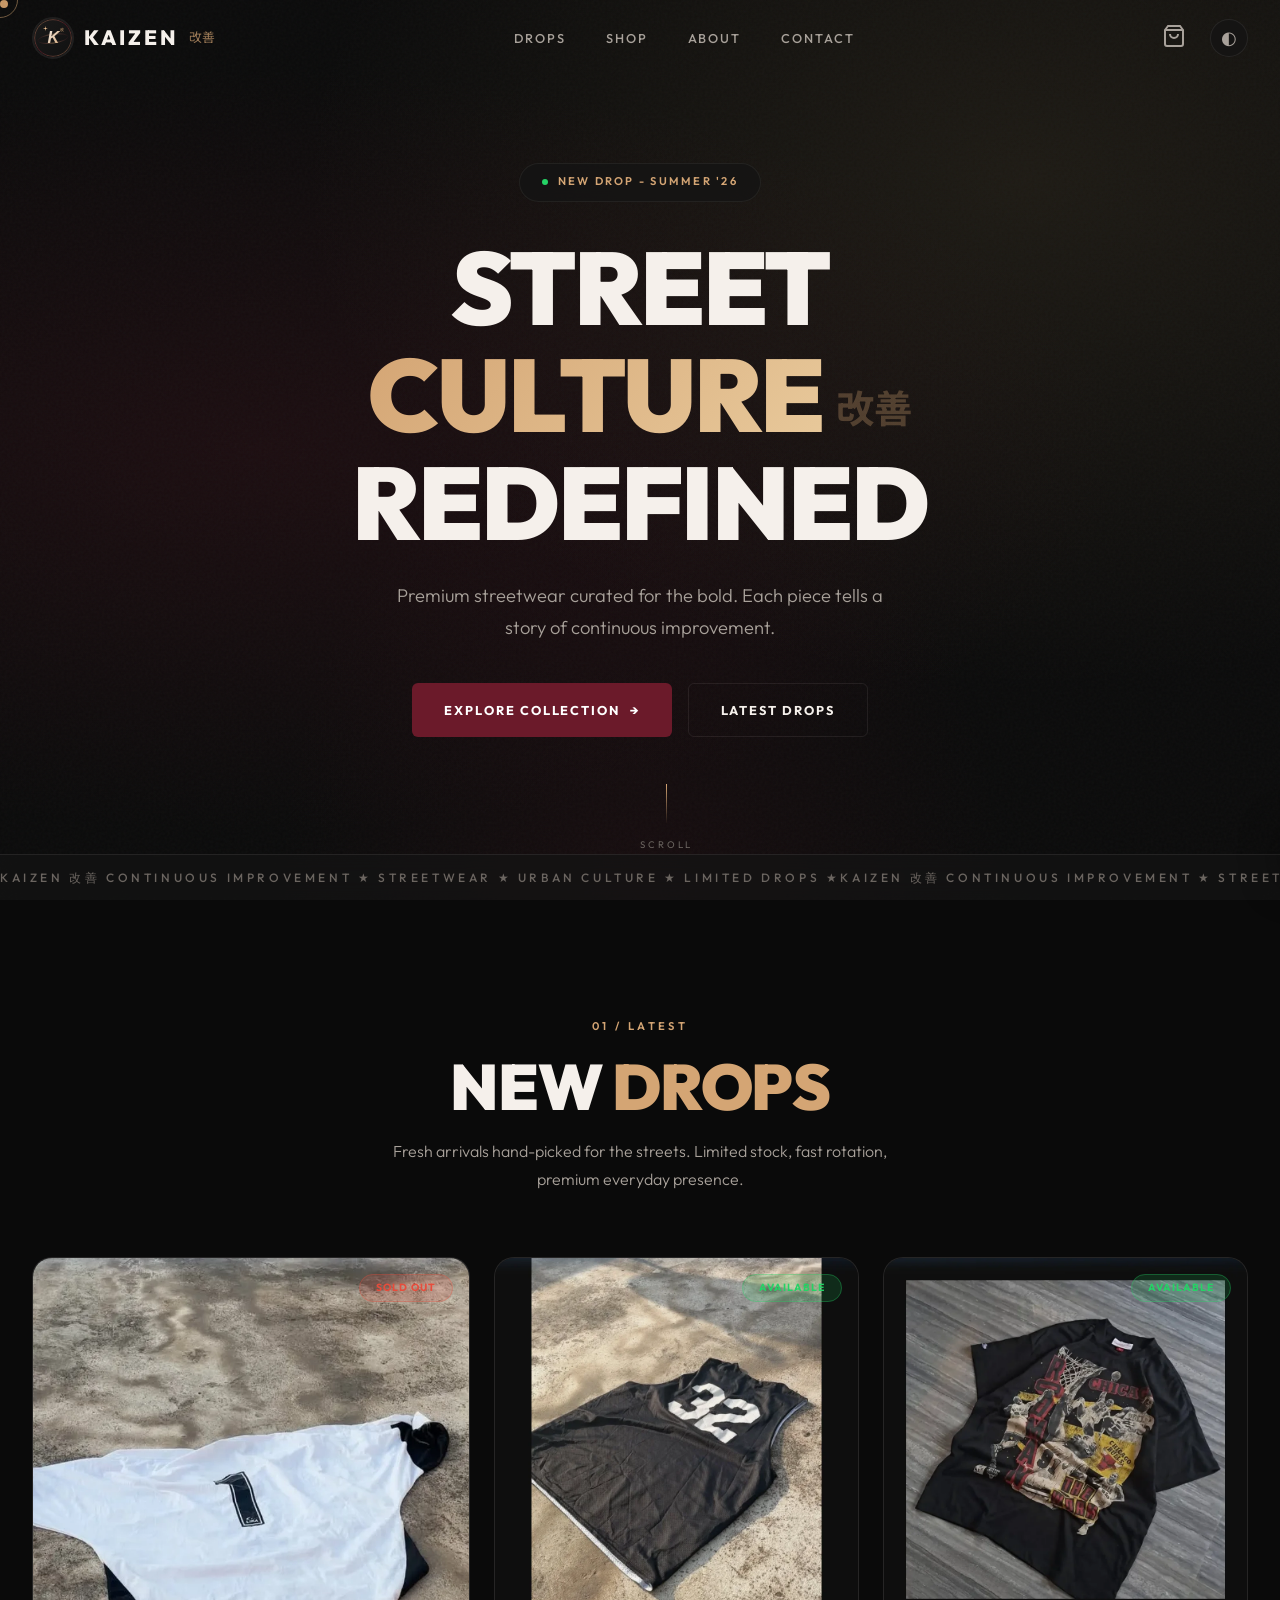
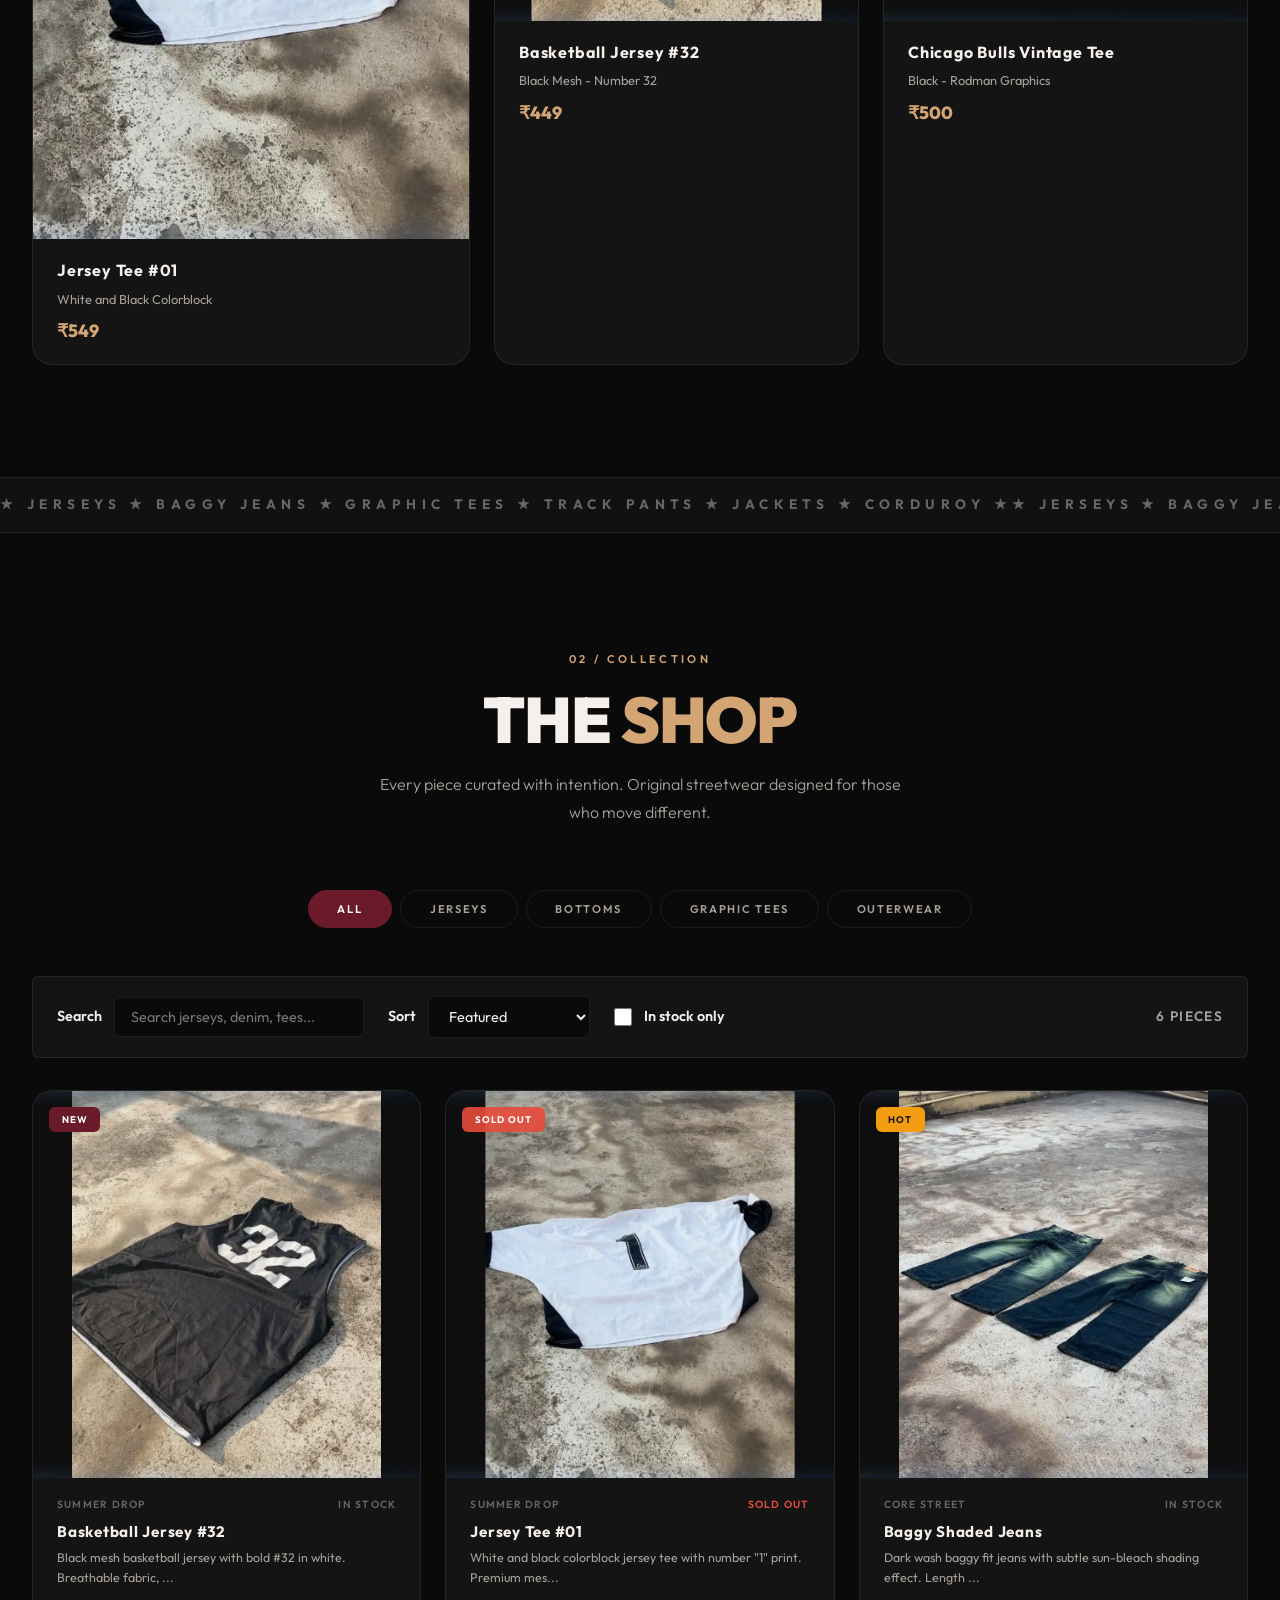
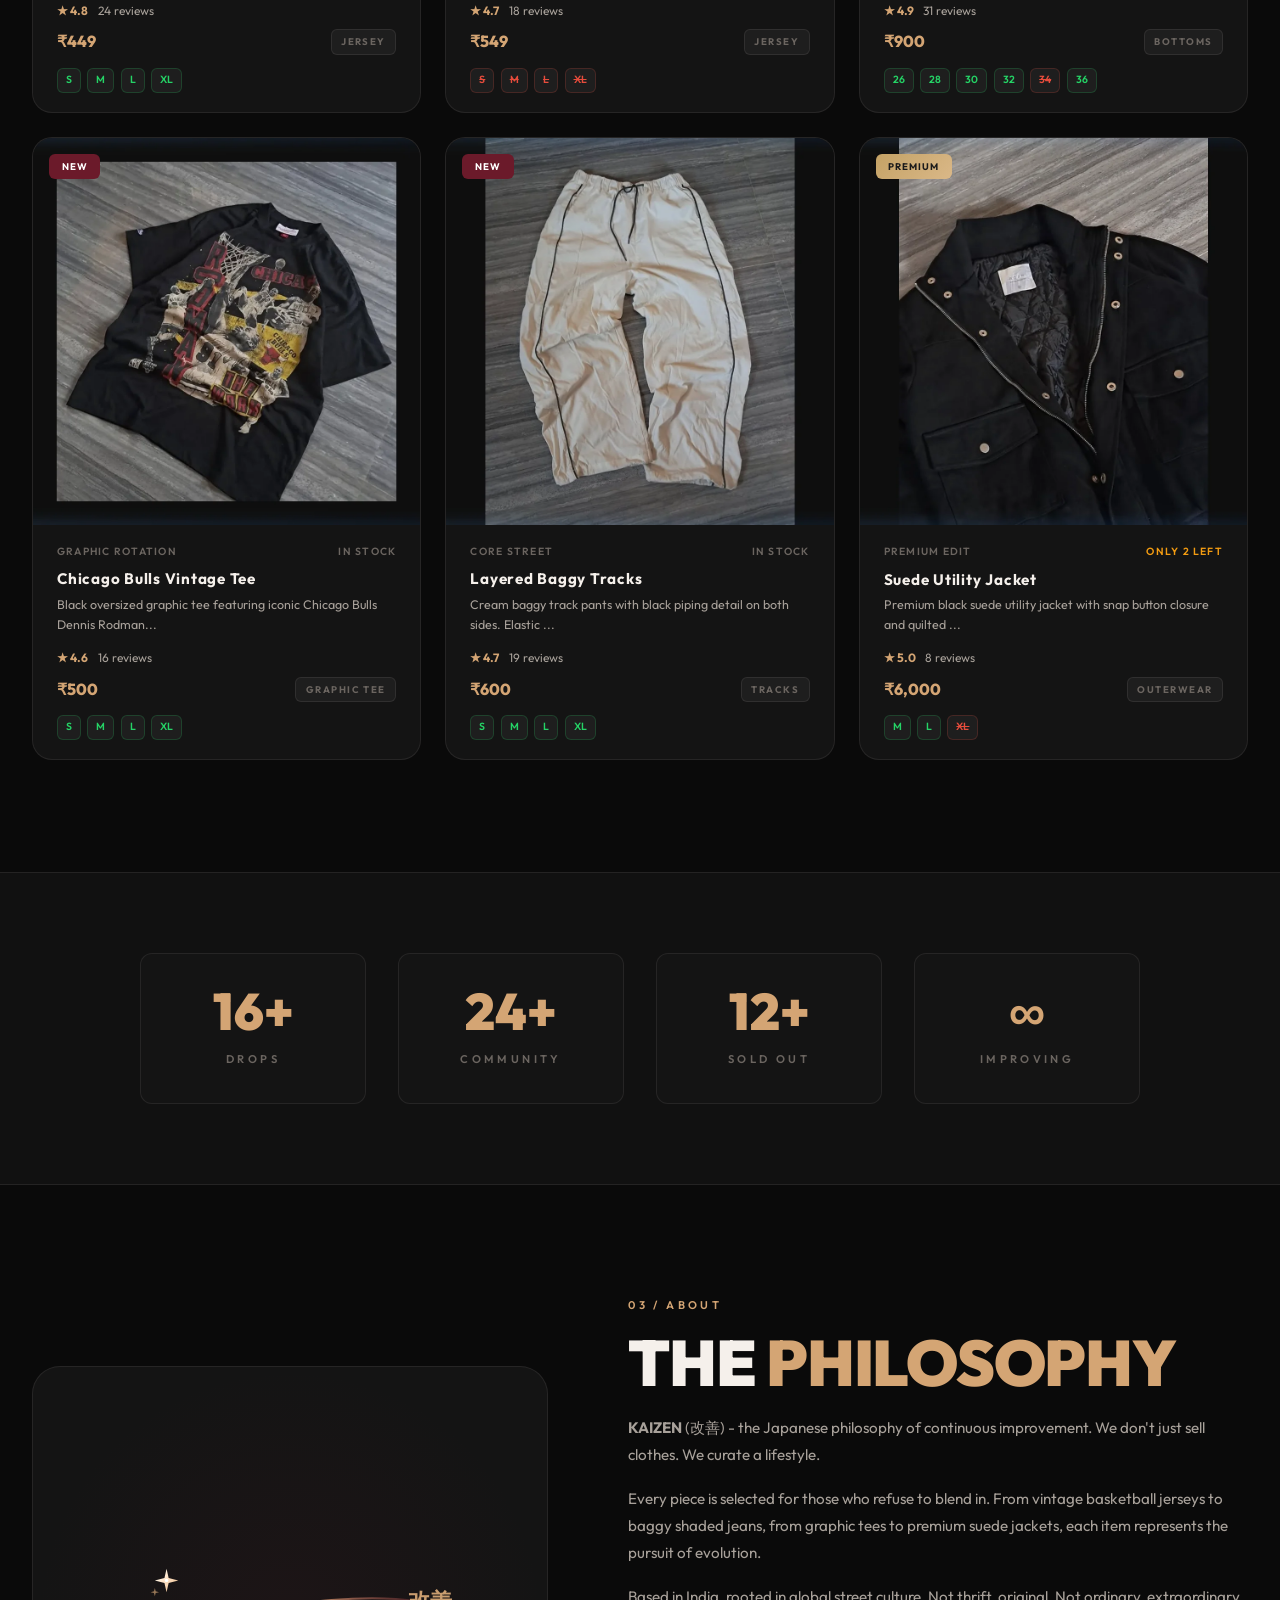
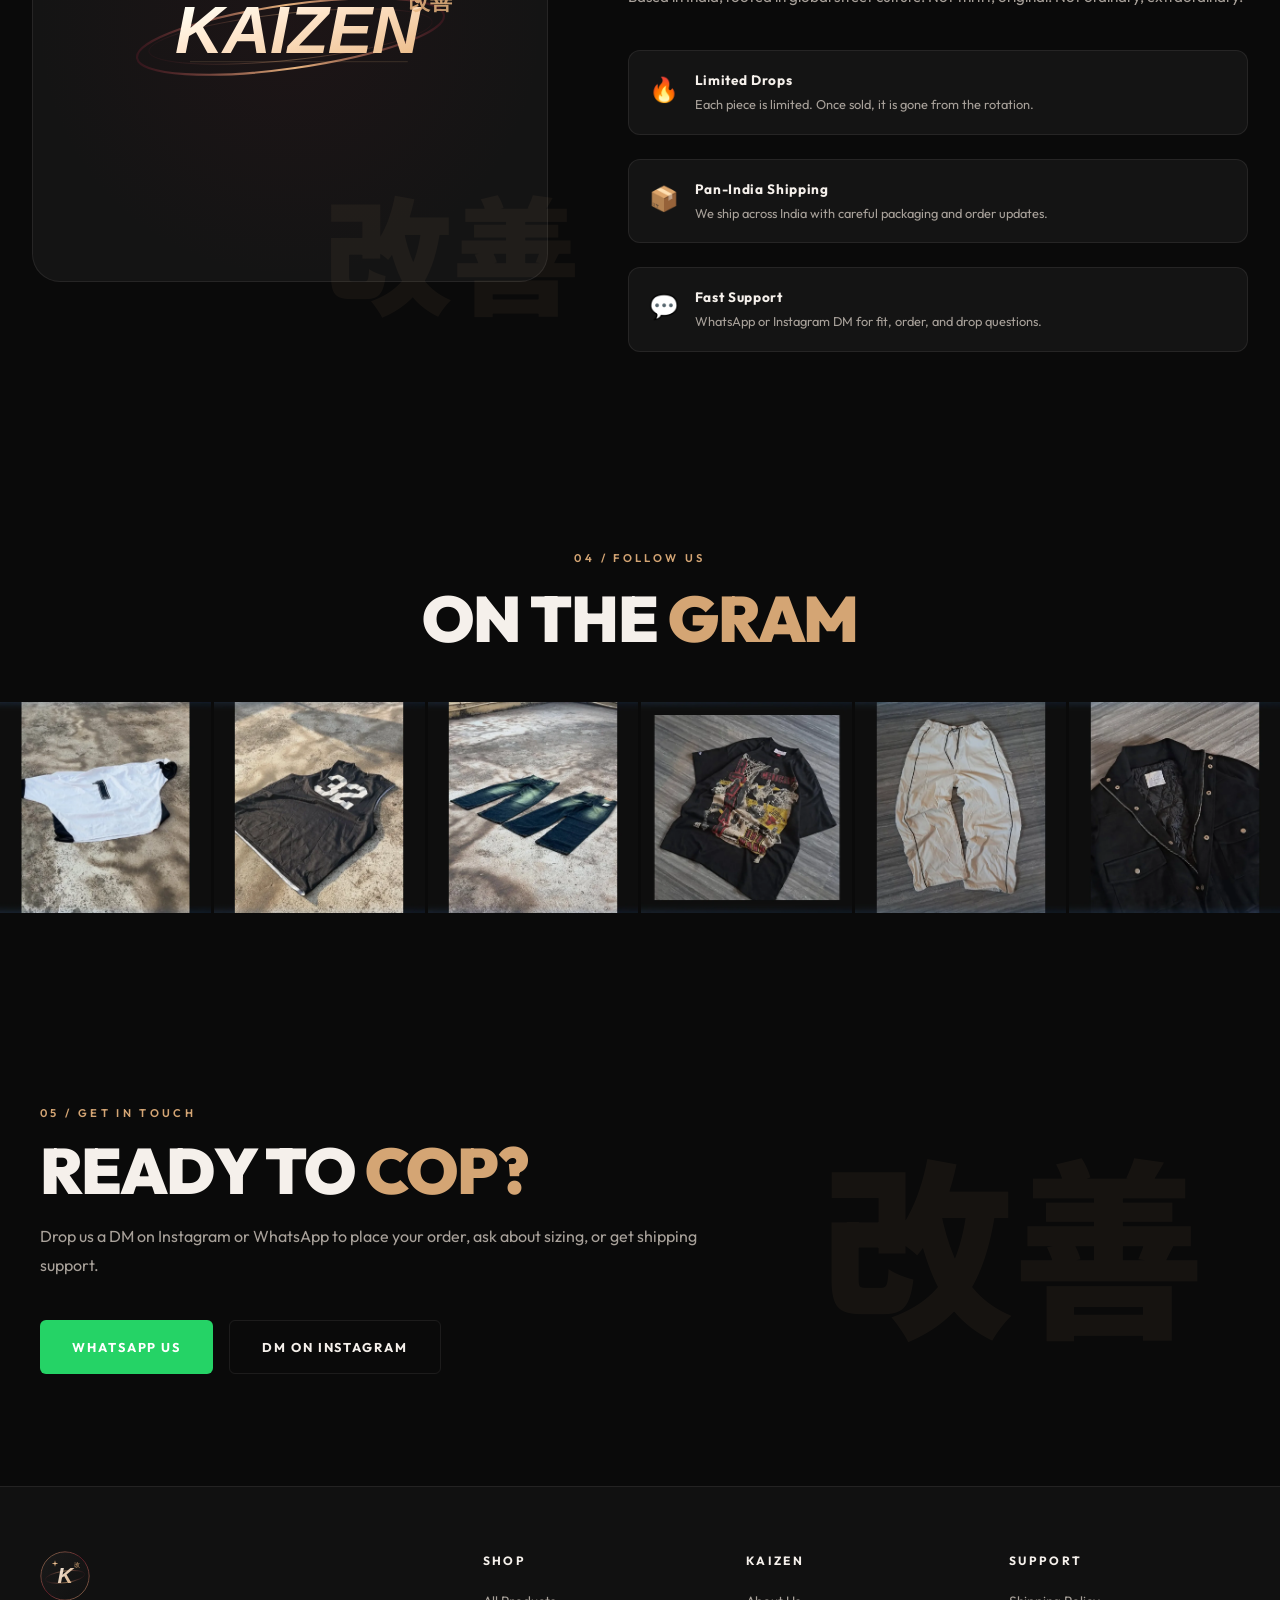
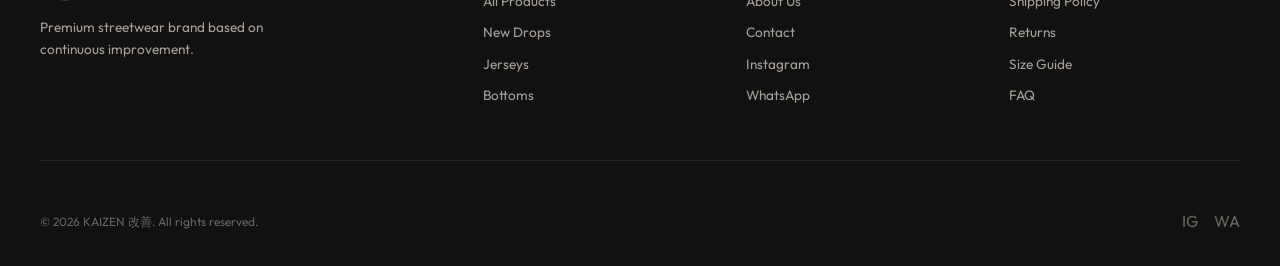
<file: index.html>
<!DOCTYPE html>
<html lang="en">
<head>
    <meta charset="UTF-8">
    <meta name="viewport" content="width=device-width, initial-scale=1.0">
    <title>KAIZEN 改善 - Streetwear That Evolves</title>
    <meta name="description" content="KAIZEN - Premium Indian streetwear brand. Shop limited jerseys, baggy jeans, graphic tees, track pants, and outerwear built on continuous improvement.">
    <meta name="keywords" content="KAIZEN, streetwear, Indian streetwear, jerseys, baggy jeans, graphic tees, track pants, jackets, urban fashion">
    <link rel="canonical" href="index.html">
    <meta property="og:title" content="KAIZEN 改善 - Streetwear That Evolves">
    <meta property="og:description" content="Premium Indian streetwear built on continuous improvement. Shop limited jerseys, denim, tees, tracks, and outerwear.">
    <meta property="og:image" content="images/logo.webp">
    <meta property="og:type" content="website">
    <meta name="twitter:card" content="summary_large_image">
    <link rel="preconnect" href="https://fonts.googleapis.com">
    <link rel="preconnect" href="https://fonts.gstatic.com" crossorigin>
    <link href="https://fonts.googleapis.com/css2?family=Outfit:wght@300;400;500;600;700;800;900&family=Noto+Sans+JP:wght@400;700;900&display=swap" rel="stylesheet">
    <link rel="stylesheet" href="styles.css">
    <link rel="icon" type="image/svg+xml" href="images/logo-mark.svg">
</head>
<body>
    <div id="preloader">
        <div class="preloader-inner">
            <div class="preloader-logo">改善</div>
            <div class="preloader-text">KAIZEN</div>
            <div class="preloader-bar"><div class="preloader-bar-fill"></div></div>
        </div>
    </div>

    <div id="cursor" class="cursor"></div>
    <div id="cursor-follower" class="cursor-follower"></div>

    <nav id="navbar">
        <div class="nav-container">
            <a href="#hero" class="nav-logo">
                <img src="images/logo-mark.svg" alt="KAIZEN Logo" class="nav-logo-img">
                <span class="nav-logo-text">KAIZEN</span>
                <span class="nav-logo-jp">改善</span>
            </a>
            <ul class="nav-links">
                <li><a href="#drops" data-text="DROPS">DROPS</a></li>
                <li><a href="#products" data-text="SHOP">SHOP</a></li>
                <li><a href="#about" data-text="ABOUT">ABOUT</a></li>
                <li><a href="#contact" data-text="CONTACT">CONTACT</a></li>
            </ul>
            <div class="nav-actions">
                <button id="cart-btn" class="cart-btn" aria-label="Shopping cart">
                    <svg width="24" height="24" viewBox="0 0 24 24" fill="none" stroke="currentColor" stroke-width="2" aria-hidden="true">
                        <path d="M6 2L3 6v14a2 2 0 0 0 2 2h14a2 2 0 0 0 2-2V6l-3-4z"/>
                        <line x1="3" y1="6" x2="21" y2="6"/>
                        <path d="M16 10a4 4 0 0 1-8 0"/>
                    </svg>
                    <span id="cart-count" class="cart-count">0</span>
                </button>
                <button id="theme-toggle" class="theme-toggle" aria-label="Toggle theme" title="Toggle theme">
                    <span class="theme-toggle-icon">◐</span>
                </button>
                <button id="menu-toggle" class="menu-toggle" aria-label="Toggle menu" aria-expanded="false">
                    <span></span>
                    <span></span>
                    <span></span>
                </button>
            </div>
        </div>
    </nav>

    <div id="mobile-menu" class="mobile-menu">
        <div class="mobile-menu-bg"></div>
        <div class="mobile-menu-content">
            <ul class="mobile-nav-links">
                <li><a href="#drops">DROPS</a></li>
                <li><a href="#products">SHOP</a></li>
                <li><a href="#about">ABOUT</a></li>
                <li><a href="#contact">CONTACT</a></li>
            </ul>
            <div class="mobile-menu-footer">
                <a href="https://www.instagram.com/kaizenn.co/" target="_blank" rel="noopener" class="mobile-social">@kaizenn.co</a>
            </div>
        </div>
    </div>

    <div id="cart-overlay" class="cart-overlay"></div>
    <aside id="cart-sidebar" class="cart-sidebar" aria-label="Shopping cart">
        <div class="cart-header">
            <h3>YOUR BAG <span class="cart-header-jp">袋</span></h3>
            <button id="cart-close" class="cart-close" aria-label="Close cart">&times;</button>
        </div>
        <div id="cart-items" class="cart-items">
            <div class="cart-empty">
                <span class="cart-empty-icon">空</span>
                <p>Your bag is empty</p>
                <a href="#products" class="btn-primary btn-sm" id="cart-shop-btn">START SHOPPING</a>
            </div>
        </div>
        <div id="cart-footer" class="cart-footer" style="display:none;">
            <div class="cart-total">
                <span>TOTAL</span>
                <span id="cart-total-price">₹0</span>
            </div>
            <a href="checkout.html" class="btn-primary btn-checkout">PROCEED TO CHECKOUT</a>
        </div>
    </aside>

    <section id="hero" class="hero">
        <div class="hero-bg-overlay"></div>
        <div class="hero-grain"></div>
        <div class="hero-content">
            <div class="hero-badge">
                <span class="badge-dot"></span>
                NEW DROP - SUMMER '26
            </div>
            <h1 class="hero-title">
                <span class="hero-title-line" data-animation="slide-up">
                    <span class="hero-word">STREET</span>
                </span>
                <span class="hero-title-line" data-animation="slide-up" style="--delay: 0.1s">
                    <span class="hero-word accent">CULTURE</span>
                    <span class="hero-jp-accent">改善</span>
                </span>
                <span class="hero-title-line" data-animation="slide-up" style="--delay: 0.2s">
                    <span class="hero-word">REDEFINED</span>
                </span>
            </h1>
            <p class="hero-subtitle" data-animation="fade-up" style="--delay: 0.4s">
                Premium streetwear curated for the bold. Each piece tells a story of continuous improvement.
            </p>
            <div class="hero-cta" data-animation="fade-up" style="--delay: 0.5s">
                <a href="#products" class="btn-primary">
                    EXPLORE COLLECTION
                    <span class="btn-arrow">→</span>
                </a>
                <a href="#drops" class="btn-secondary">LATEST DROPS</a>
            </div>
        </div>
        <div class="hero-scroll-indicator" data-animation="fade-up" style="--delay: 0.7s">
            <div class="scroll-line"></div>
            <span>SCROLL</span>
        </div>
        <div class="hero-marquee">
            <div class="marquee-track">
                <span>KAIZEN 改善 CONTINUOUS IMPROVEMENT ★ STREETWEAR ★ URBAN CULTURE ★ LIMITED DROPS ★ </span>
                <span>KAIZEN 改善 CONTINUOUS IMPROVEMENT ★ STREETWEAR ★ URBAN CULTURE ★ LIMITED DROPS ★ </span>
            </div>
        </div>
    </section>

    <section id="drops" class="section drops-section">
        <div class="section-header">
            <span class="section-label">01 / LATEST</span>
            <h2 class="section-title">NEW <span class="accent">DROPS</span></h2>
            <p class="section-desc">Fresh arrivals hand-picked for the streets. Limited stock, fast rotation, premium everyday presence.</p>
        </div>
        <div class="drops-grid">
            <article class="drop-card drop-card-large" data-animation="reveal">
                <div class="drop-card-img">
                    <img src="images/product1.webp" alt="White and Black Jersey #1" loading="lazy" decoding="async">
                    <div class="drop-card-overlay"><span class="drop-tag sold">SOLD OUT</span></div>
                </div>
                <div class="drop-card-info">
                    <h3>Jersey Tee #01</h3>
                    <p>White and Black Colorblock</p>
                    <span class="drop-price">₹549</span>
                </div>
            </article>
            <article class="drop-card" data-animation="reveal" style="--delay: 0.1s">
                <div class="drop-card-img">
                    <img src="images/product2.webp" alt="Black Basketball Jersey #32" loading="lazy" decoding="async">
                    <div class="drop-card-overlay"><span class="drop-tag available">AVAILABLE</span></div>
                </div>
                <div class="drop-card-info">
                    <h3>Basketball Jersey #32</h3>
                    <p>Black Mesh - Number 32</p>
                    <span class="drop-price">₹449</span>
                </div>
            </article>
            <article class="drop-card" data-animation="reveal" style="--delay: 0.2s">
                <div class="drop-card-img">
                    <img src="images/product4.webp" alt="Chicago Bulls Vintage Tee" loading="lazy" decoding="async">
                    <div class="drop-card-overlay"><span class="drop-tag available">AVAILABLE</span></div>
                </div>
                <div class="drop-card-info">
                    <h3>Chicago Bulls Vintage Tee</h3>
                    <p>Black - Rodman Graphics</p>
                    <span class="drop-price">₹500</span>
                </div>
            </article>
        </div>
    </section>

    <div class="marquee-divider">
        <div class="marquee-track reverse">
            <span>★ JERSEYS ★ BAGGY JEANS ★ GRAPHIC TEES ★ TRACK PANTS ★ JACKETS ★ CORDUROY ★ </span>
            <span>★ JERSEYS ★ BAGGY JEANS ★ GRAPHIC TEES ★ TRACK PANTS ★ JACKETS ★ CORDUROY ★ </span>
        </div>
    </div>

    <section id="products" class="section products-section">
        <div class="section-header">
            <span class="section-label">02 / COLLECTION</span>
            <h2 class="section-title">THE <span class="accent">SHOP</span></h2>
            <p class="section-desc">Every piece curated with intention. Original streetwear designed for those who move different.</p>
        </div>

        <div class="filter-bar" id="filter-bar">
            <button class="filter-btn active" data-filter="all">ALL</button>
            <button class="filter-btn" data-filter="jerseys">JERSEYS</button>
            <button class="filter-btn" data-filter="bottoms">BOTTOMS</button>
            <button class="filter-btn" data-filter="tees">GRAPHIC TEES</button>
            <button class="filter-btn" data-filter="outerwear">OUTERWEAR</button>
        </div>

        <div class="shop-controls" aria-label="Shop controls">
            <label class="search-field" for="product-search">
                <span>Search</span>
                <input id="product-search" type="search" placeholder="Search jerseys, denim, tees..." autocomplete="off">
            </label>
            <label class="select-field" for="product-sort">
                <span>Sort</span>
                <select id="product-sort">
                    <option value="featured">Featured</option>
                    <option value="new">New arrivals</option>
                    <option value="rating">Top rated</option>
                    <option value="price-asc">Price: low to high</option>
                    <option value="price-desc">Price: high to low</option>
                </select>
            </label>
            <label class="stock-toggle">
                <input id="stock-toggle" type="checkbox">
                <span>In stock only</span>
            </label>
            <span id="product-count" class="product-count" aria-live="polite">6 pieces</span>
        </div>

        <div class="products-grid" id="products-grid" aria-live="polite"></div>
    </section>

    <section class="stats-section">
        <div class="stats-grid">
            <div class="stat-item" data-animation="counter" data-target="20">
                <span class="stat-number">0</span>
                <span class="stat-label">DROPS</span>
            </div>
            <div class="stat-item" data-animation="counter" data-target="29">
                <span class="stat-number">0</span>
                <span class="stat-label">COMMUNITY</span>
            </div>
            <div class="stat-item" data-animation="counter" data-target="15">
                <span class="stat-number">0</span>
                <span class="stat-label">SOLD OUT</span>
            </div>
            <div class="stat-item">
                <span class="stat-number">∞</span>
                <span class="stat-label">IMPROVING</span>
            </div>
        </div>
    </section>

    <section id="about" class="section about-section">
        <div class="about-container">
            <div class="about-visual">
                <div class="about-image-wrapper">
                    <img src="images/logo.svg" alt="KAIZEN Logo" class="about-logo-img">
                </div>
                <div class="about-floating-text">改善</div>
            </div>
            <div class="about-content">
                <span class="section-label">03 / ABOUT</span>
                <h2 class="section-title">THE <span class="accent">PHILOSOPHY</span></h2>
                <div class="about-text">
                    <p class="about-lead">
                        <strong>KAIZEN</strong> (改善) - the Japanese philosophy of continuous improvement. We don't just sell clothes. We curate a lifestyle.
                    </p>
                    <p>
                        Every piece is selected for those who refuse to blend in. From vintage basketball jerseys to baggy shaded jeans, from graphic tees to premium suede jackets, each item represents the pursuit of evolution.
                    </p>
                    <p>
                        Based in India, rooted in global street culture. Not thrift, original. Not ordinary, extraordinary.
                    </p>
                </div>
                <div class="about-highlights">
                    <div class="highlight-item">
                        <span class="highlight-icon">🔥</span>
                        <div>
                            <h4>Limited Drops</h4>
                            <p>Each piece is limited. Once sold, it is gone from the rotation.</p>
                        </div>
                    </div>
                    <div class="highlight-item">
                        <span class="highlight-icon">📦</span>
                        <div>
                            <h4>Pan-India Shipping</h4>
                            <p>We ship across India with careful packaging and order updates.</p>
                        </div>
                    </div>
                    <div class="highlight-item">
                        <span class="highlight-icon">💬</span>
                        <div>
                            <h4>Fast Support</h4>
                            <p>WhatsApp or Instagram DM for fit, order, and drop questions.</p>
                        </div>
                    </div>
                </div>
            </div>
        </div>
    </section>

    <section class="social-section">
        <div class="section-header">
            <span class="section-label">04 / FOLLOW US</span>
            <h2 class="section-title">ON THE <span class="accent">GRAM</span></h2>
        </div>
        <a href="https://www.instagram.com/kaizenn.co/" target="_blank" rel="noopener" class="instagram-link">
            <div class="instagram-grid">
                <div class="insta-img"><img src="images/product1.webp" alt="KAIZEN Product" loading="lazy" decoding="async"></div>
                <div class="insta-img"><img src="images/product2.webp" alt="KAIZEN Product" loading="lazy" decoding="async"></div>
                <div class="insta-img"><img src="images/product3.webp" alt="KAIZEN Product" loading="lazy" decoding="async"></div>
                <div class="insta-img"><img src="images/product4.webp" alt="KAIZEN Product" loading="lazy" decoding="async"></div>
                <div class="insta-img"><img src="images/product5.webp" alt="KAIZEN Product" loading="lazy" decoding="async"></div>
                <div class="insta-img"><img src="images/product6.webp" alt="KAIZEN Product" loading="lazy" decoding="async"></div>
            </div>
            <div class="instagram-overlay">
                <svg width="48" height="48" viewBox="0 0 24 24" fill="none" stroke="white" stroke-width="1.5" aria-hidden="true">
                    <rect x="2" y="2" width="20" height="20" rx="5"/>
                    <circle cx="12" cy="12" r="5"/>
                    <circle cx="17.5" cy="6.5" r="1.5" fill="white" stroke="none"/>
                </svg>
                <span>@kaizenn.co</span>
            </div>
        </a>
    </section>

    <section id="contact" class="section contact-section">
        <div class="contact-container">
            <div class="contact-content">
                <span class="section-label">05 / GET IN TOUCH</span>
                <h2 class="section-title">READY TO <span class="accent">COP?</span></h2>
                <p class="contact-desc">
                    Drop us a DM on Instagram or WhatsApp to place your order, ask about sizing, or get shipping support.
                </p>
                <div class="contact-actions">
                    <a href="https://wa.me/6294685973" target="_blank" rel="noopener" class="btn-primary btn-whatsapp">WHATSAPP US</a>
                    <a href="https://www.instagram.com/kaizenn.co/" target="_blank" rel="noopener" class="btn-secondary btn-insta">DM ON INSTAGRAM</a>
                </div>
            </div>
            <div class="contact-visual">
                <div class="contact-kanji">改善</div>
            </div>
        </div>
    </section>

    <footer class="footer">
        <div class="footer-container">
            <div class="footer-top">
                <div class="footer-brand">
                    <img src="images/logo-mark.svg" alt="KAIZEN" class="footer-logo">
                    <p>Premium streetwear brand based on continuous improvement.</p>
                </div>
                <div class="footer-links">
                    <div class="footer-col">
                        <h4>SHOP</h4>
                        <a href="#products">All Products</a>
                        <a href="#drops">New Drops</a>
                        <a href="#products">Jerseys</a>
                        <a href="#products">Bottoms</a>
                    </div>
                    <div class="footer-col">
                        <h4>KAIZEN</h4>
                        <a href="#about">About Us</a>
                        <a href="#contact">Contact</a>
                        <a href="https://www.instagram.com/kaizenn.co/" target="_blank" rel="noopener">Instagram</a>
                        <a href="https://wa.me/6294685973" target="_blank" rel="noopener">WhatsApp</a>
                    </div>
                    <div class="footer-col">
                        <h4>SUPPORT</h4>
                        <a href="#contact">Shipping Policy</a>
                        <a href="#contact">Returns</a>
                        <a href="product.html?id=3">Size Guide</a>
                        <a href="#contact">FAQ</a>
                    </div>
                </div>
            </div>
            <div class="footer-bottom">
                <p>&copy; 2026 KAIZEN 改善. All rights reserved.</p>
                <div class="footer-socials">
                    <a href="https://www.instagram.com/kaizenn.co/" target="_blank" rel="noopener" aria-label="Instagram">IG</a>
                    <a href="https://wa.me/6294685973" target="_blank" rel="noopener" aria-label="WhatsApp">WA</a>
                </div>
            </div>
        </div>
    </footer>

    <div id="toast" class="toast">
        <span id="toast-message">Added to bag!</span>
    </div>

    <button class="back-to-top" id="back-to-top" aria-label="Back to top">↑</button>

    <nav class="bottom-nav" aria-label="Mobile primary navigation">
        <a href="#hero" class="active">Home</a>
        <a href="#products">Shop</a>
        <button id="bottom-cart-btn" type="button">Bag</button>
        <a href="#contact">Contact</a>
    </nav>

    <script type="application/ld+json">
    {
        "@context": "https://schema.org",
        "@type": "Organization",
        "name": "KAIZEN",
        "url": "index.html",
        "logo": "images/logo.png",
        "sameAs": ["https://www.instagram.com/kaizenn.co/"]
    }
    </script>
    <script type="module" src="data.js"></script>
    <script type="module" src="cart.js"></script>
    <script type="module" src="script.js"></script>
</body>
</html>
</file>
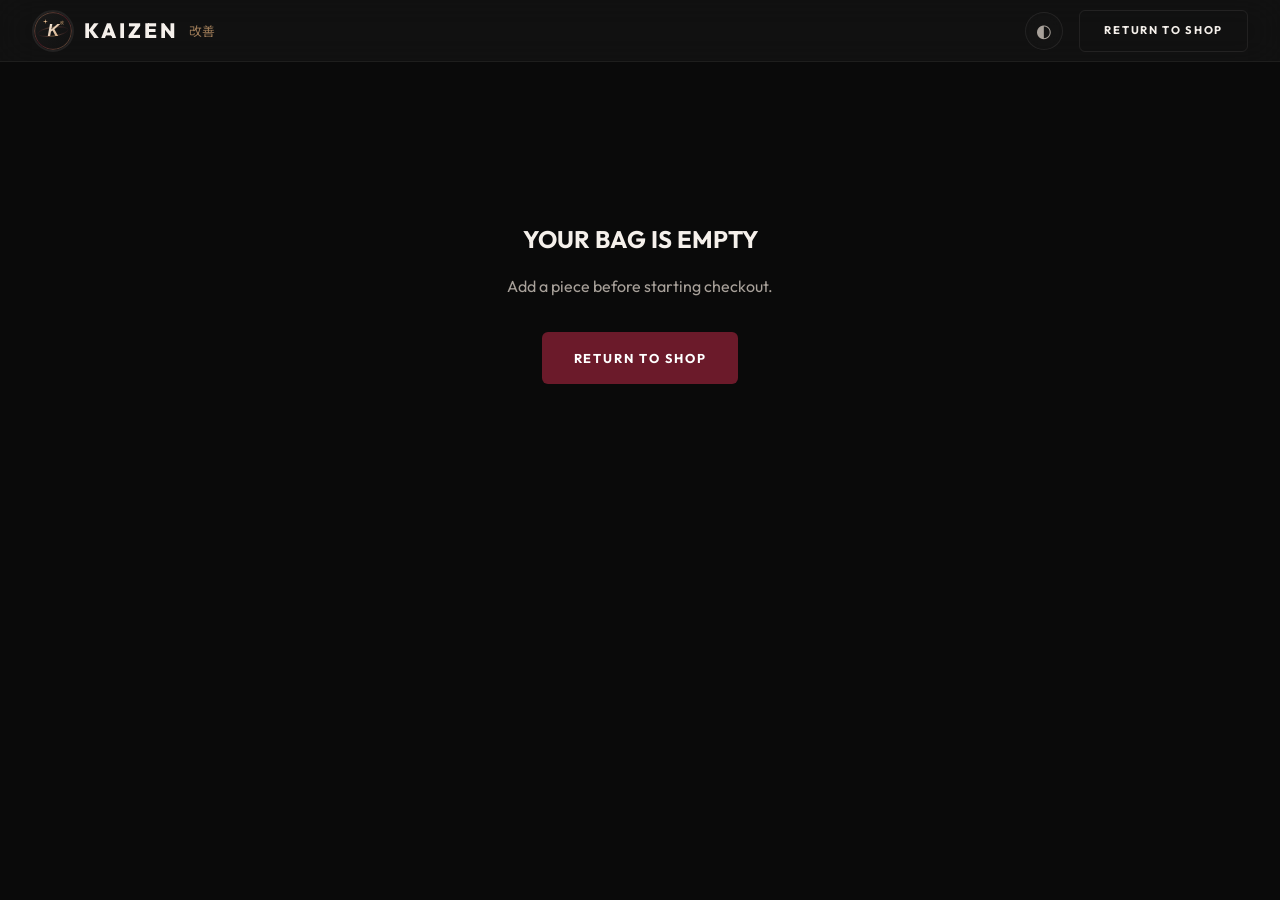
<file: checkout.html>
<!DOCTYPE html>
<html lang="en">
<head>
    <meta charset="UTF-8">
    <meta name="viewport" content="width=device-width, initial-scale=1.0">
    <title>KAIZEN 改善 - Secure Checkout</title>
    <meta name="description" content="Secure KAIZEN checkout for streetwear orders with validated cart, shipping information, and order confirmation.">
    <link rel="canonical" href="checkout.html">
    <link rel="preconnect" href="https://fonts.googleapis.com">
    <link rel="preconnect" href="https://fonts.gstatic.com" crossorigin>
    <link href="https://fonts.googleapis.com/css2?family=Outfit:wght@300;400;500;600;700;800;900&family=Noto+Sans+JP:wght@400;700;900&display=swap" rel="stylesheet">
    <link rel="stylesheet" href="styles.css">
    <link rel="icon" type="image/svg+xml" href="images/logo-mark.svg">
    <style>
        .checkout-page {
            padding: 120px 2rem 4rem 2rem;
            max-width: 1200px;
            margin: 0 auto;
            min-height: 80vh;
        }

        .checkout-grid {
            display: grid;
            grid-template-columns: 1.5fr 1fr;
            gap: 4rem;
            align-items: start;
        }

        .checkout-section {
            background: var(--bg-card);
            padding: 2rem;
            border-radius: var(--radius-lg);
            border: 1px solid var(--border);
        }

        .checkout-section + .checkout-section {
            margin-top: 2rem;
        }

        .checkout-section h2 {
            margin-bottom: 2rem;
            font-size: 1.5rem;
            letter-spacing: 0.1em;
            border-bottom: 1px solid var(--border);
            padding-bottom: 1rem;
        }

        .form-group {
            margin-bottom: 1.5rem;
        }

        .form-row {
            display: grid;
            grid-template-columns: 1fr 1fr;
            gap: 1.5rem;
        }

        .form-group label {
            display: block;
            margin-bottom: 0.5rem;
            font-size: 0.85rem;
            color: var(--text-secondary);
            letter-spacing: 0.1em;
            text-transform: uppercase;
        }

        .form-group input,
        .form-group select,
        .form-group textarea {
            width: 100%;
            padding: 1rem;
            background: var(--bg-primary);
            border: 1px solid var(--border);
            border-radius: var(--radius-sm);
            color: var(--text-primary);
            font-family: inherit;
            font-size: 1rem;
            transition: border-color var(--transition-fast), box-shadow var(--transition-fast);
        }

        .form-group textarea {
            min-height: 96px;
            resize: vertical;
        }

        .form-group input:focus,
        .form-group select:focus,
        .form-group textarea:focus {
            outline: none;
            border-color: var(--accent-warm);
            box-shadow: 0 0 0 3px rgba(212, 165, 116, 0.12);
        }

        .checkout-right {
            position: sticky;
            top: 100px;
        }

        .checkout-summary-item {
            display: flex;
            align-items: center;
            gap: 1rem;
            margin-bottom: 1.5rem;
        }

        .summary-img {
            width: 64px;
            height: 64px;
            border-radius: var(--radius-sm);
            background: var(--bg-tertiary);
            object-fit: cover;
            border: 1px solid var(--border);
        }

        .summary-details {
            flex: 1;
        }

        .summary-name {
            font-size: 0.9rem;
            font-weight: 600;
            display: block;
        }

        .summary-qty {
            font-size: 0.8rem;
            color: var(--text-secondary);
        }

        .summary-price {
            font-weight: 700;
            color: var(--accent-warm);
        }

        .summary-totals {
            margin-top: 2rem;
            padding-top: 2rem;
            border-top: 1px solid var(--border);
        }

        .summary-row {
            display: flex;
            justify-content: space-between;
            margin-bottom: 1rem;
            font-size: 0.9rem;
            color: var(--text-secondary);
        }

        .summary-row.total {
            font-size: 1.2rem;
            font-weight: 700;
            color: var(--text-primary);
            margin-top: 1rem;
            padding-top: 1rem;
            border-top: 1px solid var(--border);
        }

        .btn-submit {
            width: 100%;
            justify-content: center;
            margin-top: 2rem;
        }

        .checkout-note {
            color: var(--text-secondary);
            margin-bottom: 1.5rem;
            font-size: 0.9rem;
        }

        .error-message {
            color: #e74c3c;
            font-size: 0.85rem;
            margin-top: 1rem;
            display: none;
        }

        .trust-row {
            display: grid;
            grid-template-columns: repeat(3, 1fr);
            gap: 0.75rem;
            margin-bottom: 2rem;
        }

        .trust-pill {
            border: 1px solid var(--border);
            border-radius: var(--radius-sm);
            padding: 0.8rem;
            color: var(--text-secondary);
            font-size: 0.78rem;
            text-align: center;
            background: var(--bg-secondary);
        }

        .success-overlay {
            position: fixed;
            inset: 0;
            background: var(--bg-primary);
            z-index: 10000;
            display: flex;
            flex-direction: column;
            align-items: center;
            justify-content: center;
            text-align: center;
            padding: 2rem;
            opacity: 0;
            pointer-events: none;
            transition: opacity var(--transition-smooth);
        }

        .success-overlay.active {
            opacity: 1;
            pointer-events: all;
        }

        .success-overlay h1 {
            font-size: clamp(2.4rem, 8vw, 4rem);
            color: var(--accent-warm);
            margin-bottom: 1rem;
        }

        .success-overlay p {
            color: var(--text-secondary);
            margin-bottom: 2rem;
            max-width: 520px;
        }

        @media (max-width: 900px) {
            .checkout-grid,
            .form-row,
            .trust-row {
                grid-template-columns: 1fr;
            }

            .checkout-right {
                position: static;
            }
        }
    </style>
</head>
<body>
    <nav id="navbar" class="scrolled">
        <div class="nav-container">
            <a href="index.html" class="nav-logo">
                <img src="images/logo-mark.svg" alt="KAIZEN Logo" class="nav-logo-img">
                <span class="nav-logo-text">KAIZEN</span>
                <span class="nav-logo-jp">改善</span>
            </a>
            <div class="nav-actions">
                <button id="theme-toggle" class="theme-toggle" aria-label="Toggle theme" title="Toggle theme">
                    <span class="theme-toggle-icon">◐</span>
                </button>
                <a href="index.html#products" class="btn-secondary btn-sm" style="font-size:0.7rem">RETURN TO SHOP</a>
            </div>
        </div>
    </nav>

    <main class="checkout-page">
        <form id="checkout-form" class="checkout-grid">
            <div class="checkout-left">
                <div class="trust-row">
                    <div class="trust-pill">Validated cart</div>
                    <div class="trust-pill">Pan-India shipping</div>
                    <div class="trust-pill">Order confirmation</div>
                </div>

                <section class="checkout-section">
                    <h2>Shipping Information</h2>
                    <div class="form-row">
                        <div class="form-group">
                            <label for="fname">First Name *</label>
                            <input type="text" id="fname" name="firstName" required minlength="2" maxlength="50" pattern="^[a-zA-Z\\s]+$" autocomplete="given-name">
                        </div>
                        <div class="form-group">
                            <label for="lname">Last Name *</label>
                            <input type="text" id="lname" name="lastName" required minlength="2" maxlength="50" pattern="^[a-zA-Z\\s]+$" autocomplete="family-name">
                        </div>
                    </div>
                    <div class="form-group">
                        <label for="email">Email Address *</label>
                        <input type="email" id="email" name="email" required autocomplete="email">
                    </div>
                    <div class="form-group">
                        <label for="phone">Phone Number *</label>
                        <input type="tel" id="phone" name="phone" required pattern="^[0-9]{10}$" placeholder="10 digit mobile number" autocomplete="tel">
                    </div>
                    <div class="form-group">
                        <label for="address">Street Address *</label>
                        <input type="text" id="address" name="address" required minlength="5" maxlength="120" autocomplete="street-address">
                    </div>
                    <div class="form-row">
                        <div class="form-group">
                            <label for="city">City *</label>
                            <input type="text" id="city" name="city" required minlength="2" maxlength="50" autocomplete="address-level2">
                        </div>
                        <div class="form-group">
                            <label for="pin">PIN Code *</label>
                            <input type="text" id="pin" name="pin" required pattern="^[0-9]{6}$" placeholder="6 digit PIN code" autocomplete="postal-code">
                        </div>
                    </div>
                    <div class="form-group">
                        <label for="notes">Order Notes</label>
                        <textarea id="notes" name="notes" maxlength="240" placeholder="Fit preference, delivery notes, or WhatsApp instructions"></textarea>
                    </div>
                </section>

                <section class="checkout-section">
                    <h2>Payment Options</h2>
                    <p class="checkout-note">
                        This static storefront records a local order confirmation. In production this step should be connected to a server, payment gateway, fraud checks, and order management.
                    </p>
                    <div class="form-group">
                        <label for="payment">Select Method *</label>
                        <select id="payment" name="payment" required>
                            <option value="cod">Cash on Delivery</option>
                            <option value="upi">UPI / Online via WhatsApp</option>
                        </select>
                    </div>
                </section>
            </div>

            <aside class="checkout-right">
                <section class="checkout-section">
                    <h2>Order Summary</h2>
                    <div id="checkout-items"></div>
                    <div class="summary-totals">
                        <div class="summary-row">
                            <span>Subtotal</span>
                            <span id="summary-subtotal">₹0</span>
                        </div>
                        <div class="summary-row">
                            <span>Shipping</span>
                            <span id="summary-shipping">FREE</span>
                        </div>
                        <div class="summary-row">
                            <span>Estimated taxes</span>
                            <span>Included</span>
                        </div>
                        <div class="summary-row total">
                            <span>Total</span>
                            <span id="summary-total">₹0</span>
                        </div>
                    </div>
                    <button type="submit" class="btn-primary btn-submit">
                        PLACE ORDER
                        <span aria-hidden="true">→</span>
                    </button>
                    <div id="form-error" class="error-message">Please fill all required fields correctly.</div>
                </section>
            </aside>
        </form>
    </main>

    <div id="success-screen" class="success-overlay">
        <h1>ORDER PLACED</h1>
        <p id="success-copy">Thank you for copping from KAIZEN 改善. We'll contact you shortly.</p>
        <a href="index.html#products" class="btn-primary">CONTINUE SHOPPING</a>
    </div>

    <script type="module" src="checkout.js"></script>
</body>
</html>
</file>
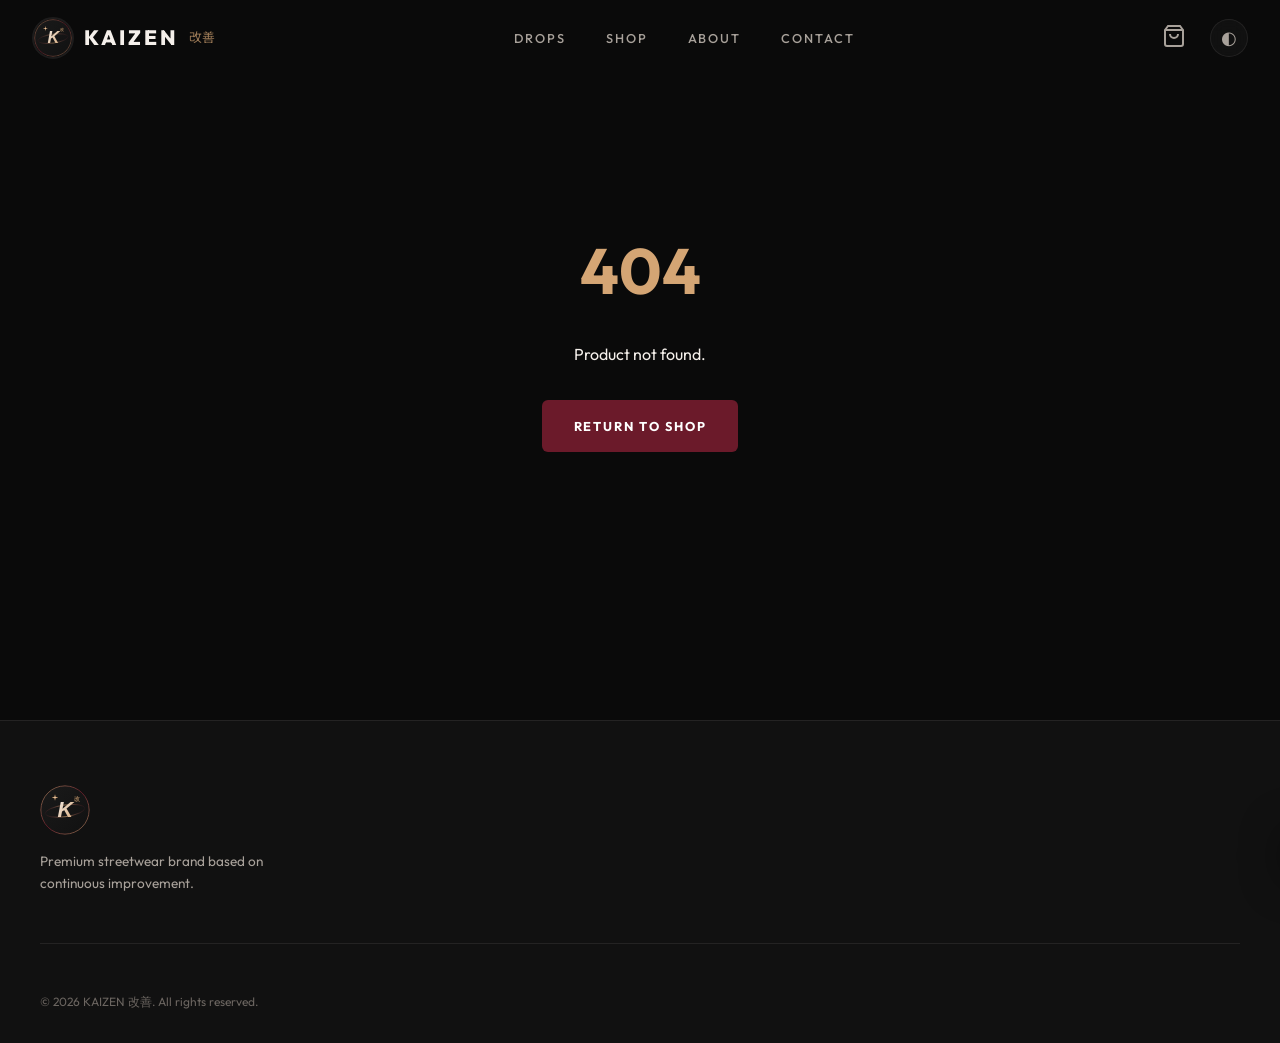
<file: product.html>
<!DOCTYPE html>
<html lang="en">
<head>
    <meta charset="UTF-8">
    <meta name="viewport" content="width=device-width, initial-scale=1.0">
    <title>KAIZEN 改善 - Product Details</title>
    <meta name="description" content="Shop premium KAIZEN streetwear with size selection, inventory-aware cart, and secure checkout flow.">
    <link rel="canonical" href="product.html">
    <link rel="preconnect" href="https://fonts.googleapis.com">
    <link rel="preconnect" href="https://fonts.gstatic.com" crossorigin>
    <link href="https://fonts.googleapis.com/css2?family=Outfit:wght@300;400;500;600;700;800;900&family=Noto+Sans+JP:wght@400;700;900&display=swap" rel="stylesheet">
    <link rel="stylesheet" href="styles.css">
    <link rel="icon" type="image/svg+xml" href="images/logo-mark.svg">
    <style>
        .product-page {
            padding: 120px 2rem 4rem 2rem;
            max-width: 1400px;
            margin: 0 auto;
            min-height: 80vh;
        }

        .pdp-container {
            display: grid;
            grid-template-columns: minmax(0, 1fr) minmax(340px, 0.9fr);
            gap: 4rem;
            align-items: start;
            opacity: 0;
            transform: translateY(20px);
            animation: fadeUp 0.6s ease forwards;
        }

        .pdp-image-container {
            background: var(--bg-card);
            border-radius: var(--radius-lg);
            overflow: hidden;
            border: 1px solid var(--border);
            position: relative;
        }

        .pdp-image-container img {
            width: 100%;
            height: auto;
            object-fit: cover;
        }

        .pdp-badge {
            position: absolute;
            top: 20px;
            left: 20px;
        }

        .pdp-details {
            display: flex;
            flex-direction: column;
            gap: 1.25rem;
        }

        .breadcrumb {
            color: var(--text-muted);
            font-size: 0.75rem;
            letter-spacing: 0.14em;
            text-transform: uppercase;
        }

        .breadcrumb a {
            color: var(--text-secondary);
        }

        .pdp-tag {
            color: var(--text-secondary);
            font-size: 0.8rem;
            letter-spacing: 0.2em;
            text-transform: uppercase;
        }

        .pdp-title {
            font-size: clamp(2.2rem, 5vw, 3.6rem);
            line-height: 1.05;
            font-weight: 800;
        }

        .pdp-price {
            font-size: 1.8rem;
            color: var(--accent-warm);
            font-weight: 700;
        }

        .pdp-rating {
            display: flex;
            gap: 0.75rem;
            color: var(--text-secondary);
            font-size: 0.9rem;
        }

        .pdp-desc {
            color: var(--text-secondary);
            font-size: 1.05rem;
            line-height: 1.8;
            border-top: 1px solid var(--border);
            border-bottom: 1px solid var(--border);
            padding: 1.5rem 0;
        }

        .pdp-meta-grid {
            display: grid;
            grid-template-columns: repeat(2, 1fr);
            gap: 0.75rem;
        }

        .pdp-meta-item {
            background: var(--bg-card);
            border: 1px solid var(--border);
            border-radius: var(--radius-sm);
            padding: 0.9rem;
        }

        .pdp-meta-item span {
            display: block;
            color: var(--text-muted);
            font-size: 0.68rem;
            letter-spacing: 0.14em;
            text-transform: uppercase;
            margin-bottom: 0.25rem;
        }

        .pdp-meta-item strong {
            font-size: 0.9rem;
        }

        .pdp-sizes h4 {
            margin-bottom: 1rem;
            font-size: 0.9rem;
            letter-spacing: 0.1em;
            color: var(--text-secondary);
        }

        .size-options {
            display: flex;
            gap: 0.8rem;
            flex-wrap: wrap;
            margin-bottom: 0.6rem;
        }

        .size-btn:disabled {
            opacity: 0.35;
            cursor: not-allowed;
            text-decoration: line-through;
        }

        .variant-note {
            min-height: 1.4em;
            color: var(--text-muted);
            font-size: 0.85rem;
        }

        .pdp-actions {
            display: flex;
            gap: 1rem;
            margin-top: 1rem;
        }

        .pdp-actions .btn-primary {
            flex: 1;
            justify-content: center;
        }

        .pdp-info-panels {
            display: grid;
            gap: 0.75rem;
        }

        .pdp-info-panel {
            border: 1px solid var(--border);
            border-radius: var(--radius-sm);
            padding: 1rem;
            color: var(--text-secondary);
            background: var(--bg-card);
        }

        .related-section {
            margin-top: 5rem;
        }

        .related-section h2 {
            font-size: 1.4rem;
            letter-spacing: 0.12em;
            margin-bottom: 1.5rem;
        }

        .related-grid {
            display: grid;
            grid-template-columns: repeat(3, 1fr);
            gap: 1rem;
        }

        .not-found {
            text-align: center;
            padding: 100px 20px;
        }

        .not-found h1 {
            font-size: 4rem;
            margin-bottom: 20px;
            color: var(--accent-warm);
        }

        @media (max-width: 900px) {
            .pdp-container,
            .related-grid {
                grid-template-columns: 1fr;
                gap: 2rem;
            }

            .pdp-actions,
            .pdp-meta-grid {
                grid-template-columns: 1fr;
                flex-direction: column;
            }
        }
    </style>
</head>
<body>
    <div id="preloader">
        <div class="preloader-inner">
            <div class="preloader-logo">改善</div>
            <div class="preloader-text">KAIZEN</div>
            <div class="preloader-bar"><div class="preloader-bar-fill"></div></div>
        </div>
    </div>

    <nav id="navbar" class="scrolled">
        <div class="nav-container">
            <a href="index.html#hero" class="nav-logo">
                <img src="images/logo-mark.svg" alt="KAIZEN Logo" class="nav-logo-img">
                <span class="nav-logo-text">KAIZEN</span>
                <span class="nav-logo-jp">改善</span>
            </a>
            <ul class="nav-links">
                <li><a href="index.html#drops">DROPS</a></li>
                <li><a href="index.html#products">SHOP</a></li>
                <li><a href="index.html#about">ABOUT</a></li>
                <li><a href="index.html#contact">CONTACT</a></li>
            </ul>
            <div class="nav-actions">
                <button id="cart-btn" class="cart-btn" aria-label="Shopping cart">
                    <svg width="24" height="24" viewBox="0 0 24 24" fill="none" stroke="currentColor" stroke-width="2" aria-hidden="true">
                        <path d="M6 2L3 6v14a2 2 0 0 0 2 2h14a2 2 0 0 0 2-2V6l-3-4z"/>
                        <line x1="3" y1="6" x2="21" y2="6"/>
                        <path d="M16 10a4 4 0 0 1-8 0"/>
                    </svg>
                    <span id="cart-count" class="cart-count">0</span>
                </button>
                <button id="theme-toggle" class="theme-toggle" aria-label="Toggle theme" title="Toggle theme">
                    <span class="theme-toggle-icon">◐</span>
                </button>
            </div>
        </div>
    </nav>

    <div id="cart-overlay" class="cart-overlay"></div>
    <aside id="cart-sidebar" class="cart-sidebar" aria-label="Shopping cart">
        <div class="cart-header">
            <h3>YOUR BAG <span class="cart-header-jp">袋</span></h3>
            <button id="cart-close" class="cart-close" aria-label="Close cart">&times;</button>
        </div>
        <div id="cart-items" class="cart-items"></div>
        <div id="cart-footer" class="cart-footer" style="display:none;">
            <div class="cart-total">
                <span>TOTAL</span>
                <span id="cart-total-price">₹0</span>
            </div>
            <a href="checkout.html" class="btn-primary btn-checkout">PROCEED TO CHECKOUT</a>
        </div>
    </aside>

    <main class="product-page" id="product-root"></main>

    <div id="toast" class="toast">
        <span id="toast-message">Added to bag!</span>
    </div>

    <footer class="footer">
        <div class="footer-container">
            <div class="footer-top">
                <div class="footer-brand">
                    <img src="images/logo-mark.svg" alt="KAIZEN" class="footer-logo">
                    <p>Premium streetwear brand based on continuous improvement.</p>
                </div>
            </div>
            <div class="footer-bottom">
                <p>&copy; 2026 KAIZEN 改善. All rights reserved.</p>
            </div>
        </div>
    </footer>

    <script type="module" src="cart.js"></script>
    <script type="module" src="script.js"></script>
    <script type="module" src="product.js"></script>
</body>
</html>
</file>
<file: styles.css>
@import url("css/variables.css");
@import url("css/reset.css");
@import url("css/components.css");
@import url("css/layout.css");
@import url("css/pages.css");

/* Focus visible accessibility */
*:focus-visible { outline: 2px solid var(--accent-warm); outline-offset: 2px; }
</file>
